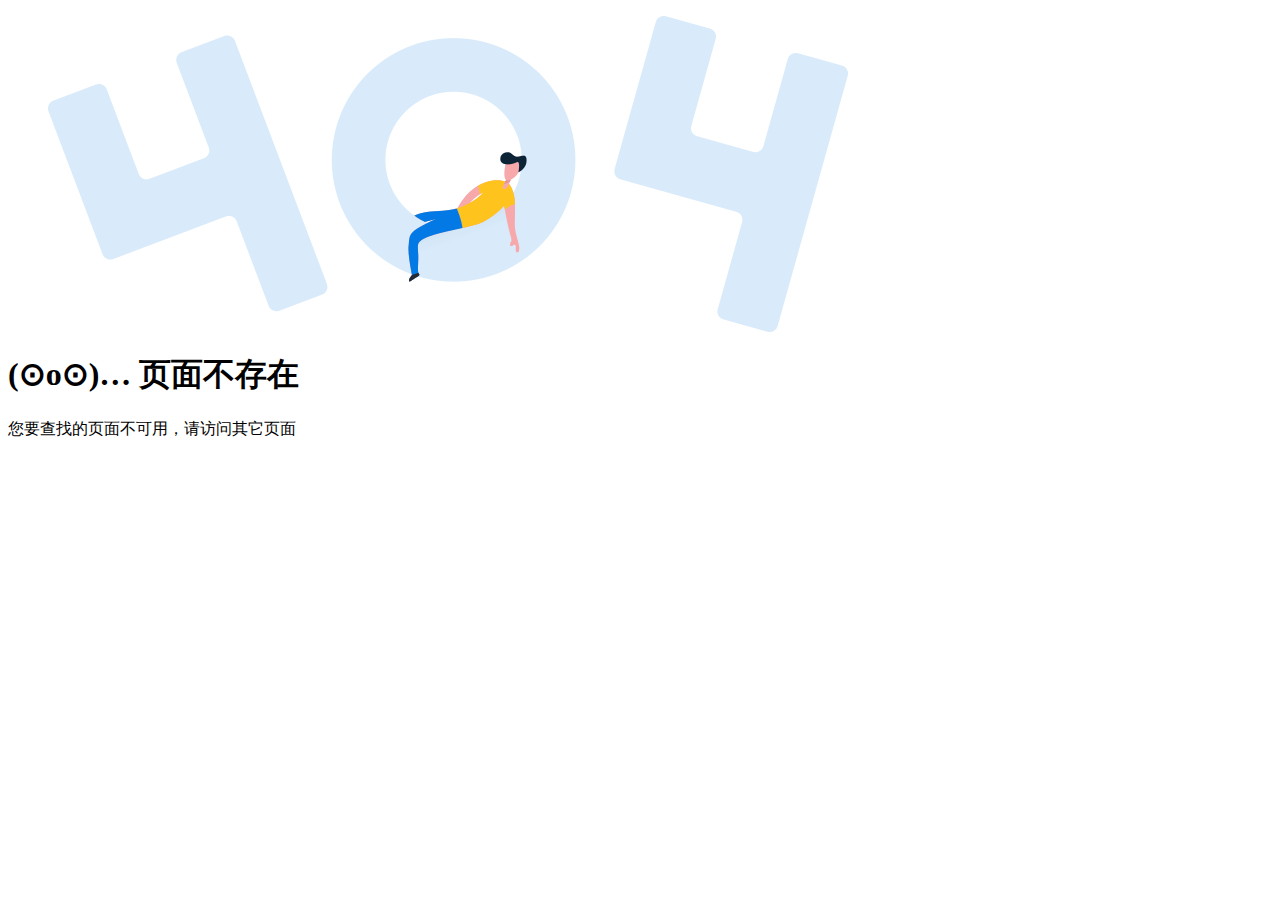
<file: index.html>
<html><title>Live</title><div><meta charset="utf-8"/><link rel="stylesheet" href="css/style.css"/></div></header><!-- /header --><section class="wrapper bg-light"><div class="container pt-12 pt-md-14 pb-14 pb-md-16"><div class="row"><div class="col-lg-9 col-xl-8 mx-auto"><figure class="mb-10"><img src="img/404.png" alt="" class="img-fluid"/></figure></div><!-- /column --><div class="col-lg-8 col-xl-7 col-xxl-6 mx-auto text-center"><h1 class="mb-3">(⊙o⊙)… 页面不存在</h1><p class="lead mb-7 px-md-12 px-lg-5 px-xl-7">您要查找的页面不可用，请访问其它页面</p></div></div></html>
</file>
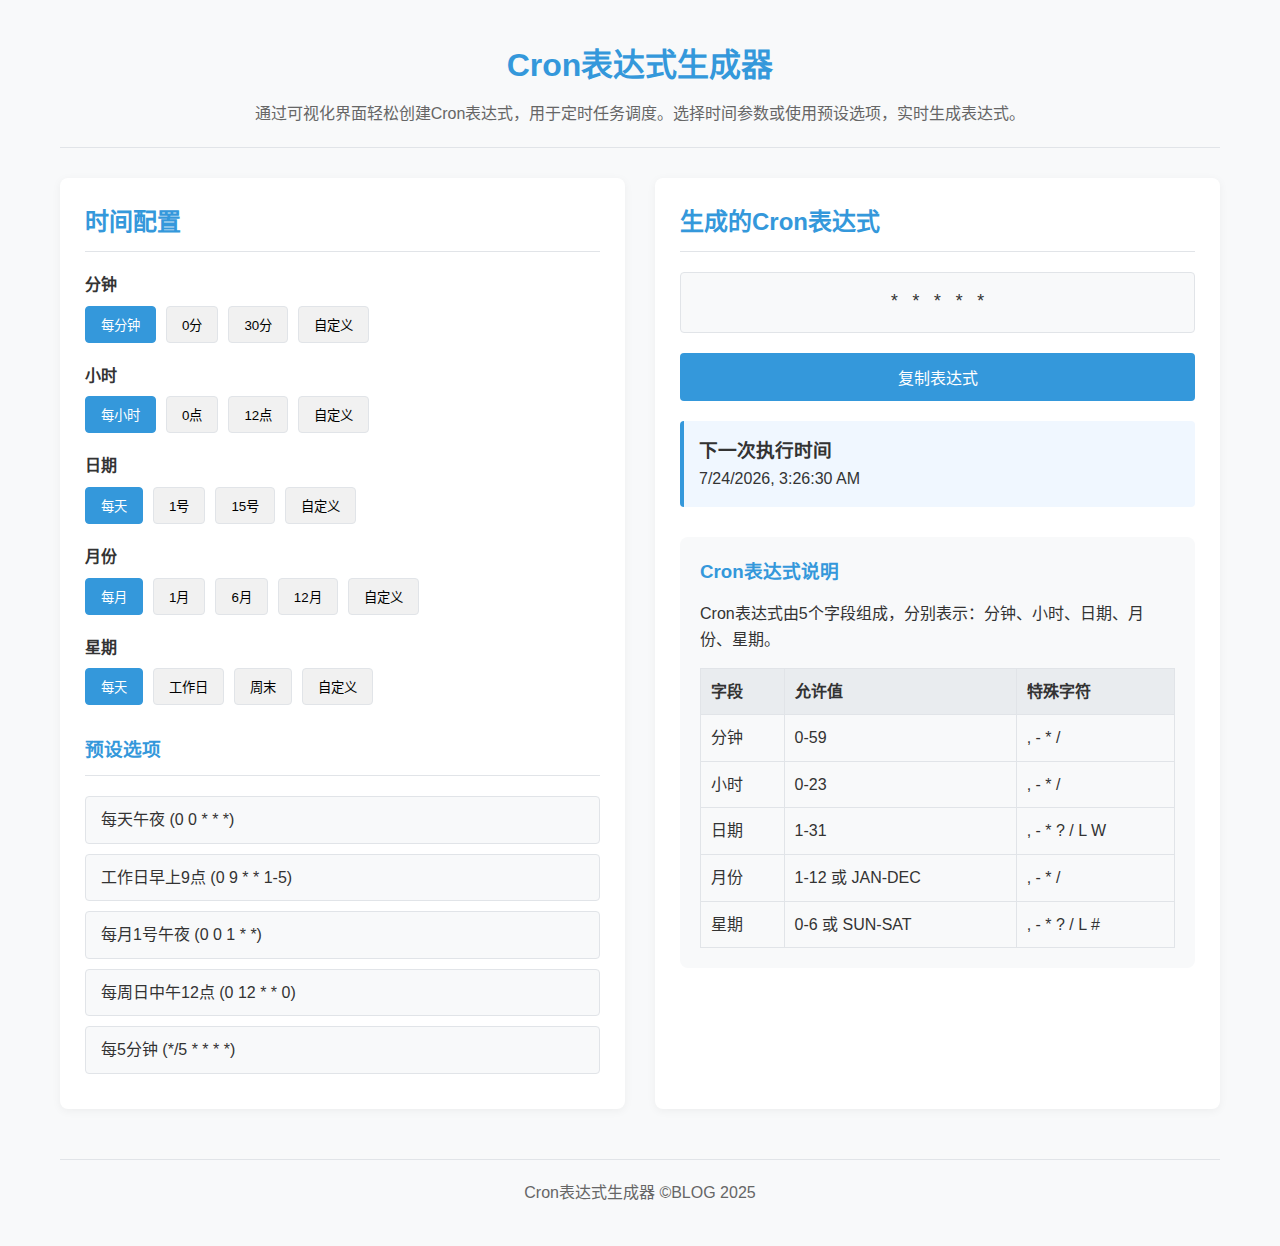
<file: Cron.html>
<!DOCTYPE html>
<html lang="zh-CN">
<head>
    <meta charset="UTF-8">
    <meta name="viewport" content="width=device-width, initial-scale=1.0">
    <title>Cron表达式生成器</title>
    <style>
        :root {
            --primary-color: #3498db;
            --secondary-color: #2980b9;
            --background-color: #f8f9fa;
            --card-color: #ffffff;
            --text-color: #333333;
            --border-color: #e1e4e8;
        }
        
        * {
            margin: 0;
            padding: 0;
            box-sizing: border-box;
            font-family: 'Segoe UI', Tahoma, Geneva, Verdana, sans-serif;
        }
        
        body {
            background-color: var(--background-color);
            color: var(--text-color);
            line-height: 1.6;
        }
        
        .container {
            max-width: 1200px;
            margin: 0 auto;
            padding: 20px;
        }
        
        header {
            text-align: center;
            margin-bottom: 30px;
            padding: 20px 0;
            border-bottom: 1px solid var(--border-color);
        }
        
        h1 {
            color: var(--primary-color);
            margin-bottom: 10px;
        }
        
        .description {
            color: #666;
            max-width: 800px;
            margin: 0 auto;
        }
        
        .main-content {
            display: grid;
            grid-template-columns: 1fr 1fr;
            gap: 30px;
        }
        
        @media (max-width: 768px) {
            .main-content {
                grid-template-columns: 1fr;
            }
        }
        
        .config-section, .result-section {
            background-color: var(--card-color);
            border-radius: 8px;
            padding: 25px;
            box-shadow: 0 2px 10px rgba(0, 0, 0, 0.05);
        }
        
        .section-title {
            margin-bottom: 20px;
            padding-bottom: 10px;
            border-bottom: 1px solid var(--border-color);
            color: var(--primary-color);
        }
        
        .time-option {
            margin-bottom: 20px;
        }
        
        .time-label {
            display: block;
            margin-bottom: 8px;
            font-weight: 600;
        }
        
        .option-group {
            display: flex;
            flex-wrap: wrap;
            gap: 10px;
        }
        
        .option-btn {
            padding: 8px 15px;
            background-color: #f1f1f1;
            border: 1px solid var(--border-color);
            border-radius: 4px;
            cursor: pointer;
            transition: all 0.2s;
        }
        
        .option-btn:hover {
            background-color: #e9e9e9;
        }
        
        .option-btn.active {
            background-color: var(--primary-color);
            color: white;
            border-color: var(--primary-color);
        }
        
        .custom-input {
            padding: 8px 12px;
            border: 1px solid var(--border-color);
            border-radius: 4px;
            width: 100%;
            margin-top: 5px;
        }
        
        .presets {
            margin-top: 30px;
        }
        
        .preset-item {
            padding: 10px 15px;
            background-color: #f8f9fa;
            border: 1px solid var(--border-color);
            border-radius: 4px;
            margin-bottom: 10px;
            cursor: pointer;
            transition: all 0.2s;
        }
        
        .preset-item:hover {
            background-color: #e9ecef;
        }
        
        .result-box {
            background-color: #f8f9fa;
            border: 1px solid var(--border-color);
            border-radius: 4px;
            padding: 15px;
            margin-bottom: 20px;
            font-family: monospace;
            font-size: 18px;
            text-align: center;
            word-break: break-all;
        }
        
        .next-execution {
            margin-top: 20px;
            padding: 15px;
            background-color: #f0f7ff;
            border-radius: 4px;
            border-left: 4px solid var(--primary-color);
        }
        
        .copy-btn {
            display: block;
            width: 100%;
            padding: 12px;
            background-color: var(--primary-color);
            color: white;
            border: none;
            border-radius: 4px;
            font-size: 16px;
            cursor: pointer;
            transition: background-color 0.2s;
            margin-top: 15px;
        }
        
        .copy-btn:hover {
            background-color: var(--secondary-color);
        }
        
        .explanation {
            margin-top: 30px;
            padding: 20px;
            background-color: #f8f9fa;
            border-radius: 8px;
        }
        
        .explanation h3 {
            margin-bottom: 15px;
            color: var(--primary-color);
        }
        
        .explanation-table {
            width: 100%;
            border-collapse: collapse;
            margin-top: 15px;
        }
        
        .explanation-table th, .explanation-table td {
            border: 1px solid var(--border-color);
            padding: 10px;
            text-align: left;
        }
        
        .explanation-table th {
            background-color: #e9ecef;
        }
        
        footer {
            text-align: center;
            margin-top: 50px;
            padding: 20px 0;
            color: #666;
            border-top: 1px solid var(--border-color);
        }
    </style>
</head>
<body>
    <div class="container">
        <header>
            <h1>Cron表达式生成器</h1>
            <p class="description">通过可视化界面轻松创建Cron表达式，用于定时任务调度。选择时间参数或使用预设选项，实时生成表达式。</p>
        </header>
        
        <div class="main-content">
            <div class="config-section">
                <h2 class="section-title">时间配置</h2>
                
                <div class="time-option">
                    <label class="time-label">分钟</label>
                    <div class="option-group">
                        <button class="option-btn active" data-field="minute" data-value="*">每分钟</button>
                        <button class="option-btn" data-field="minute" data-value="0">0分</button>
                        <button class="option-btn" data-field="minute" data-value="30">30分</button>
                        <button class="option-btn" data-field="minute" data-value="custom">自定义</button>
                    </div>
                    <input type="text" class="custom-input" id="minute-custom" placeholder="例如: 0,15,30,45" style="display: none;">
                </div>
                
                <div class="time-option">
                    <label class="time-label">小时</label>
                    <div class="option-group">
                        <button class="option-btn active" data-field="hour" data-value="*">每小时</button>
                        <button class="option-btn" data-field="hour" data-value="0">0点</button>
                        <button class="option-btn" data-field="hour" data-value="12">12点</button>
                        <button class="option-btn" data-field="hour" data-value="custom">自定义</button>
                    </div>
                    <input type="text" class="custom-input" id="hour-custom" placeholder="例如: 0,6,12,18" style="display: none;">
                </div>
                
                <div class="time-option">
                    <label class="time-label">日期</label>
                    <div class="option-group">
                        <button class="option-btn active" data-field="day" data-value="*">每天</button>
                        <button class="option-btn" data-field="day" data-value="1">1号</button>
                        <button class="option-btn" data-field="day" data-value="15">15号</button>
                        <button class="option-btn" data-field="day" data-value="custom">自定义</button>
                    </div>
                    <input type="text" class="custom-input" id="day-custom" placeholder="例如: 1,15" style="display: none;">
                </div>
                
                <div class="time-option">
                    <label class="time-label">月份</label>
                    <div class="option-group">
                        <button class="option-btn active" data-field="month" data-value="*">每月</button>
                        <button class="option-btn" data-field="month" data-value="1">1月</button>
                        <button class="option-btn" data-field="month" data-value="6">6月</button>
                        <button class="option-btn" data-field="month" data-value="12">12月</button>
                        <button class="option-btn" data-field="month" data-value="custom">自定义</button>
                    </div>
                    <input type="text" class="custom-input" id="month-custom" placeholder="例如: 1,4,7,10" style="display: none;">
                </div>
                
                <div class="time-option">
                    <label class="time-label">星期</label>
                    <div class="option-group">
                        <button class="option-btn active" data-field="weekday" data-value="*">每天</button>
                        <button class="option-btn" data-field="weekday" data-value="1-5">工作日</button>
                        <button class="option-btn" data-field="weekday" data-value="6,0">周末</button>
                        <button class="option-btn" data-field="weekday" data-value="custom">自定义</button>
                    </div>
                    <input type="text" class="custom-input" id="weekday-custom" placeholder="例如: 1,3,5" style="display: none;">
                </div>
                
                <div class="presets">
                    <h3 class="section-title">预设选项</h3>
                    <div class="preset-item" data-preset="0 0 * * *">每天午夜 (0 0 * * *)</div>
                    <div class="preset-item" data-preset="0 9 * * 1-5">工作日早上9点 (0 9 * * 1-5)</div>
                    <div class="preset-item" data-preset="0 0 1 * *">每月1号午夜 (0 0 1 * *)</div>
                    <div class="preset-item" data-preset="0 12 * * 0">每周日中午12点 (0 12 * * 0)</div>
                    <div class="preset-item" data-preset="*/5 * * * *">每5分钟 (*/5 * * * *)</div>
                </div>
            </div>
            
            <div class="result-section">
                <h2 class="section-title">生成的Cron表达式</h2>
                
                <div class="result-box" id="cron-expression">
                    * * * * *
                </div>
                
                <button class="copy-btn" id="copy-btn">复制表达式</button>
                
                <div class="next-execution">
                    <h3>下一次执行时间</h3>
                    <p id="next-execution-time">计算中...</p>
                </div>
                
                <div class="explanation">
                    <h3>Cron表达式说明</h3>
                    <p>Cron表达式由5个字段组成，分别表示：分钟、小时、日期、月份、星期。</p>
                    
                    <table class="explanation-table">
                        <thead>
                            <tr>
                                <th>字段</th>
                                <th>允许值</th>
                                <th>特殊字符</th>
                            </tr>
                        </thead>
                        <tbody>
                            <tr>
                                <td>分钟</td>
                                <td>0-59</td>
                                <td>, - * /</td>
                            </tr>
                            <tr>
                                <td>小时</td>
                                <td>0-23</td>
                                <td>, - * /</td>
                            </tr>
                            <tr>
                                <td>日期</td>
                                <td>1-31</td>
                                <td>, - * ? / L W</td>
                            </tr>
                            <tr>
                                <td>月份</td>
                                <td>1-12 或 JAN-DEC</td>
                                <td>, - * /</td>
                            </tr>
                            <tr>
                                <td>星期</td>
                                <td>0-6 或 SUN-SAT</td>
                                <td>, - * ? / L #</td>
                            </tr>
                        </tbody>
                    </table>
                </div>
            </div>
        </div>
        
        <footer>
            <p>Cron表达式生成器 &copy;BLOG 2025</p>
        </footer>
    </div>

    <script>
        // 初始化配置
        const config = {
            minute: '*',
            hour: '*',
            day: '*',
            month: '*',
            weekday: '*'
        };
        
        // DOM元素
        const cronExpressionEl = document.getElementById('cron-expression');
        const copyBtn = document.getElementById('copy-btn');
        const nextExecutionEl = document.getElementById('next-execution-time');
        
        // 更新Cron表达式
        function updateCronExpression() {
            const expression = `${config.minute} ${config.hour} ${config.day} ${config.month} ${config.weekday}`;
            cronExpressionEl.textContent = expression;
            calculateNextExecution(expression);
        }
        
        // 计算下一次执行时间
        function calculateNextExecution(expression) {
            // 这里简化处理，实际应用中应该使用cron解析库
            const now = new Date();
            let nextTime = new Date(now);
            
            // 简单模拟逻辑 - 实际应该使用cron解析库
            if (expression === '* * * * *') {
                nextTime.setMinutes(now.getMinutes() + 1);
            } else if (expression === '0 0 * * *') {
                nextTime.setDate(now.getDate() + 1);
                nextTime.setHours(0, 0, 0, 0);
            } else if (expression === '0 9 * * 1-5') {
                const day = now.getDay();
                if (day >= 1 && day <= 5 && now.getHours() < 9) {
                    nextTime.setHours(9, 0, 0, 0);
                } else {
                    let daysToAdd = 1;
                    if (day === 5) daysToAdd = 3; // 周五到周一
                    else if (day === 6) daysToAdd = 2; // 周六到周一
                    nextTime.setDate(now.getDate() + daysToAdd);
                    nextTime.setHours(9, 0, 0, 0);
                }
            } else {
                // 默认处理：假设每分钟执行
                nextTime.setMinutes(now.getMinutes() + 1);
            }
            
            nextExecutionEl.textContent = nextTime.toLocaleString();
        }
        
        // 处理选项按钮点击
        document.querySelectorAll('.option-btn').forEach(btn => {
            btn.addEventListener('click', function() {
                const field = this.dataset.field;
                const value = this.dataset.value;
                
                // 更新活动按钮状态
                this.parentElement.querySelectorAll('.option-btn').forEach(b => {
                    b.classList.remove('active');
                });
                this.classList.add('active');
                
                // 显示/隐藏自定义输入框
                const customInput = document.getElementById(`${field}-custom`);
                if (value === 'custom') {
                    customInput.style.display = 'block';
                    config[field] = customInput.value || '*';
                } else {
                    customInput.style.display = 'none';
                    config[field] = value;
                }
                
                updateCronExpression();
            });
        });
        
        // 处理自定义输入
        document.querySelectorAll('.custom-input').forEach(input => {
            input.addEventListener('input', function() {
                const field = this.id.split('-')[0];
                config[field] = this.value || '*';
                updateCronExpression();
            });
        });
        
        // 处理预设选项
        document.querySelectorAll('.preset-item').forEach(item => {
            item.addEventListener('click', function() {
                const preset = this.dataset.preset;
                const parts = preset.split(' ');
                
                // 更新配置
                config.minute = parts[0];
                config.hour = parts[1];
                config.day = parts[2];
                config.month = parts[3];
                config.weekday = parts[4];
                
                // 更新UI
                updateOptionButtons('minute', parts[0]);
                updateOptionButtons('hour', parts[1]);
                updateOptionButtons('day', parts[2]);
                updateOptionButtons('month', parts[3]);
                updateOptionButtons('weekday', parts[4]);
                
                updateCronExpression();
            });
        });
        
        // 更新选项按钮状态
        function updateOptionButtons(field, value) {
            const buttons = document.querySelectorAll(`[data-field="${field}"]`);
            let foundMatch = false;
            
            buttons.forEach(btn => {
                if (btn.dataset.value === value) {
                    btn.classList.add('active');
                    foundMatch = true;
                    
                    // 显示/隐藏自定义输入框
                    const customInput = document.getElementById(`${field}-custom`);
                    if (value === 'custom') {
                        customInput.style.display = 'block';
                    } else {
                        customInput.style.display = 'none';
                    }
                } else {
                    btn.classList.remove('active');
                }
            });
            
            // 如果没有匹配的预设按钮，使用自定义
            if (!foundMatch) {
                const customBtn = document.querySelector(`[data-field="${field}"][data-value="custom"]`);
                const customInput = document.getElementById(`${field}-custom`);
                
                if (customBtn) {
                    customBtn.classList.add('active');
                    customInput.style.display = 'block';
                    customInput.value = value;
                }
            }
        }
        
        // 复制功能
        copyBtn.addEventListener('click', function() {
            const expression = cronExpressionEl.textContent;
            navigator.clipboard.writeText(expression).then(() => {
                const originalText = this.textContent;
                this.textContent = '已复制!';
                setTimeout(() => {
                    this.textContent = originalText;
                }, 2000);
            });
        });
        
        // 初始化
        updateCronExpression();
    </script>
</body>
</html>
</file>
<file: css/style.css>
sticky;position:sticky;top:0;height:100%}.sidebar nav .nav-link{font-weight:500;padding:0;font-size:inherit;line-height:inherit}.sidebar nav .nav-link.active{color:#3f78e0!important}#comments{margin:0;position:relative}#comments ol.commentlist{list-style:none;margin:0;padding:0}#comments ol.commentlist li.comment{margin-top:2rem}#comments ol.commentlist li.comment:first-child{margin:0}#comments ul.children{margin:2rem 0 0 0;overflow:inherit;padding:0 0 0 3.5rem;list-style:none}#comments ul.children li.comment{position:relative}#comments ul.children li.comment:before{display:block;font-family:Custom;content:"\e904";font-size:calc(1.325rem + .9vw);position:absolute;left:-2.5rem;top:-1.25rem;color:rgba(164,174,198,.25)}@media (min-width:1200px){#comments ul.children li.comment:before{font-size:2rem}}#comments .comment-author,#comments .post-meta{margin:0}#comments .comment-author{margin-bottom:.2rem}.author-info .h6,.author-info h6{margin-bottom:.2rem}#comments .comment-header{margin-bottom:.5rem}#comments .post-meta li:before{margin:0 .6rem 0 .4rem}.user-avatar{margin-right:1rem;width:3rem;height:3rem;position:relative;border-radius:100%}@media (max-width:767px){#comments .user-avatar{display:none}#comments ul.children{padding-left:1.5rem}#comments ul.children li.comment:before{display:none}}.wrapper-border{border-bottom:1px solid rgba(164,174,198,.2)}.wrapper-border.bg-dark{border-color:rgba(255,255,255,.08)}.footer.bg-dark,footer.bg-dark{background:#21262c!important}.image-wrapper{background:no-repeat center center;background-size:cover;position:relative;z-index:0}.image-wrapper:not(.mobile){background-attachment:fixed!important}.image-wrapper.bg-auto{background-size:auto;background-position:center center;background-repeat:no-repeat;background-attachment:scroll!important}.image-wrapper.bg-full{background-size:100%;background-position:center center;background-repeat:no-repeat;background-attachment:scroll!important}.image-wrapper.bg-cover{background-size:cover;background-position:center center;background-repeat:no-repeat;background-attachment:scroll!important}.image-wrapper.bg-overlay:before{content:"";display:block;position:absolute;top:0;left:0;z-index:1;width:100%;height:100%;background:rgba(30,34,40,.5)}.image-wrapper.bg-overlay-300:before{background:rgba(30,34,40,.3)}.image-wrapper.bg-overlay-400:before{background:rgba(30,34,40,.4)}.image-wrapper.bg-overlay-light-300:before{background:rgba(255,255,255,.3)}.image-wrapper.bg-overlay-light-400:before{background:rgba(255,255,255,.4)}.image-wrapper.bg-overlay-light-500:before{background:rgba(255,255,255,.5)}.image-wrapper.bg-overlay-light-600:before{background:rgba(255,255,255,.6)}.image-wrapper.bg-overlay.bg-content .content,.image-wrapper.bg-overlay:not(.bg-content) *{position:relative;z-index:2}.image-wrapper.bg-overlay .form-floating>label{position:absolute}.image-wrapper.card:before{border-radius:.4rem!important}@media (max-width:991.98px){.image-wrapper.bg-full{background-size:cover!important}}@media (max-width:767px){.bg-map{background:0 0!important}}@media (max-width:575.98px){.bg-xs-none{background-image:none!important}}@media (max-width:991.98px){.image-wrapper.bg-cover{min-height:25rem}}@media (max-width:767px){.image-wrapper.bg-cover{min-height:20rem}}.video-wrapper{position:relative;overflow:hidden}.video-wrapper.bg-overlay:after{content:"";display:block;height:100%;width:100%;position:absolute;top:0;left:0;background:rgba(30,34,40,.4);z-index:1}.video-wrapper.bg-overlay.bg-overlay-gradient:after{opacity:.4;background:linear-gradient(120deg,#542461 50%,#332487 100%)}.video-wrapper video{-o-object-fit:cover;object-fit:cover;display:block;position:absolute;height:100%!important;width:100%!important;max-width:100%!important;top:0;left:0;background:#000}.video-wrapper video:-webkit-media-controls{display:none!important}.video-wrapper .video-content{position:absolute;z-index:2;width:100%;height:100%;display:flex;align-items:center;justify-content:center;text-align:center;flex-direction:column}.wrapper.angled{position:relative;border:0}.wrapper.angled:after,.wrapper.angled:before{content:"";display:block;position:absolute;right:0;z-index:0;border:0 solid transparent}.wrapper.angled.lower-end:after{border-right-color:transparent;border-right-width:100vw;border-bottom-width:4rem;bottom:-4rem}.wrapper.angled.lower-start:after{border-left-color:transparent;border-left-width:100vw;border-bottom-width:4rem;bottom:-4rem}.wrapper.angled.upper-end:before{border-right-color:transparent;border-right-width:100vw;border-top-width:4rem;top:-4rem}.wrapper.angled.upper-start:before{border-left-color:transparent;border-left-width:100vw;border-top-width:4rem;top:-4rem}footer.bg-dark.angled.lower-end:after,footer.bg-dark.angled.upper-end:before{border-right-color:#21262c!important}footer.bg-dark.angled.lower-start:after,footer.bg-dark.angled.upper-start:before{border-left-color:#21262c!important}.navbar2{--bs-navbar-padding-x:0;--bs-navbar-padding-y:0;--bs-navbar-color:#343f52;--bs-navbar-hover-color:#3f78e0;--bs-navbar-disabled-color:rgba(52, 63, 82, 0.3);--bs-navbar-active-color:#3f78e0;--bs-navbar-brand-padding-y:0;--bs-navbar-brand-margin-end:0;--bs-navbar-brand-font-size:0.7rem;--bs-navbar-brand-color:#3f78e0;--bs-navbar-brand-hover-color:#3f78e0;--bs-navbar-nav-link-padding-x:1rem;--bs-navbar-toggler-padding-y:0.25rem;--bs-navbar-toggler-padding-x:0.75rem;--bs-navbar-toggler-font-size:1rem;--bs-navbar-toggler-icon-bg:url("data:image/svg+xml,%3csvg version='1.1' xmlns='http://www.w3.org/2000/svg' width='45' height='32' viewBox='0 0 45 32'%3e%3cpath fill='%233f78e0' d='M26.88 29.888c-1.076 1.289-2.683 2.103-4.48 2.103s-3.404-0.814-4.472-2.093l-0.008-0.009-5.12-7.040-8.192-10.048-3.52-4.608c-0.646-0.848-1.036-1.922-1.036-3.087 0-2.828 2.292-5.12 5.12-5.12 0.139 0 0.277 0.006 0.413 0.016l-0.018-0.001h33.664c0.118-0.010 0.256-0.015 0.396-0.015 2.828 0 5.12 2.292 5.12 5.12 0 1.165-0.389 2.239-1.045 3.1l0.009-0.013-3.52 4.608-7.872 10.048z'/%3e%3c/svg%3e");--bs-navbar-toggler-border-color:transparent;--bs-navbar-toggler-border-radius:0.4rem;--bs-navbar-toggler-focus-width:0.25rem;--bs-navbar-toggler-transition:box-shadow 0.15s ease-in-out;position:relative;display:flex;flex-wrap:wrap;align-items:center;justify-content:space-between;padding:var(--bs-navbar-padding-y) var(--bs-navbar-padding-x)}.navbar2>.container,.navbar2>.container-fluid,.navbar2>.container-lg,.navbar2>.container-md,.navbar2>.container-sm,.navbar2>.container-xl,.navbar2>.container-xxl{display:flex;flex-wrap:inherit;align-items:center;justify-content:space-between}.navbar2 .btn-group-sm>.btn,.navbar2 .btn-sm{font-size:.8rem}.navbar2 .dropdown-menu[data-bs-popper]{margin-top:0}@media (min-width:992px) and (max-width:1199.98px){.navbar2 .navbar-collapse .nav-link{padding-right:.6rem;padding-left:.6rem}}.navbar2{width:100%;z-index:1020}.navbar2 .container{position:relative}.navbar2 .navbar-collapse{align-items:center}.navbar2.transparent .logo-dark{display:none}.navbar2.transparent.fixed .logo-light{display:none}.navbar2.transparent.fixed .logo-dark{display:inline-block}.navbar2.navbar-dark .logo-dark{display:none}.navbar2.navbar-light.fixed .logo-light{display:none}.navbar2.navbar-light.fixed .logo-dark{display:inline-block}.navbar2.navbar-light.fixed .btn:not(.btn-expand){background:#3f78e0;border-color:#3f78e0;color:#fff}.navbar2.navbar-bg-light{background:#fff;box-shadow:none}.navbar2.navbar-bg-dark{background:#2f353a}.navbar2 .navbar-other .nav-item .nav-link{padding-top:0!important;padding-bottom:0!important}.navbar2 .navbar-other .nav-item .nav-link>i{font-size:1.1rem}.navbar2 .navbar-other .navbar-nav>.nav-item .nav-link{padding-left:0;padding-right:0}.navbar2 .navbar-other .navbar-nav>.nav-item+.nav-item{margin-left:.8rem}.navbar2.fixed:not(.extended) .topbar{display:none!important}.navbar2.fixed .navbar-collapse-wrapper{background:0 0!important;box-shadow:none!important}.navbar2.navbar-bg-dark button.hamburger,.navbar2.navbar-dark button.hamburger,.navbar2.position-absolute:not(.fixed):not(.navbar-light) button.hamburger{color:#fff}
/*# sourceMappingURL=style.css.map */
</file>
